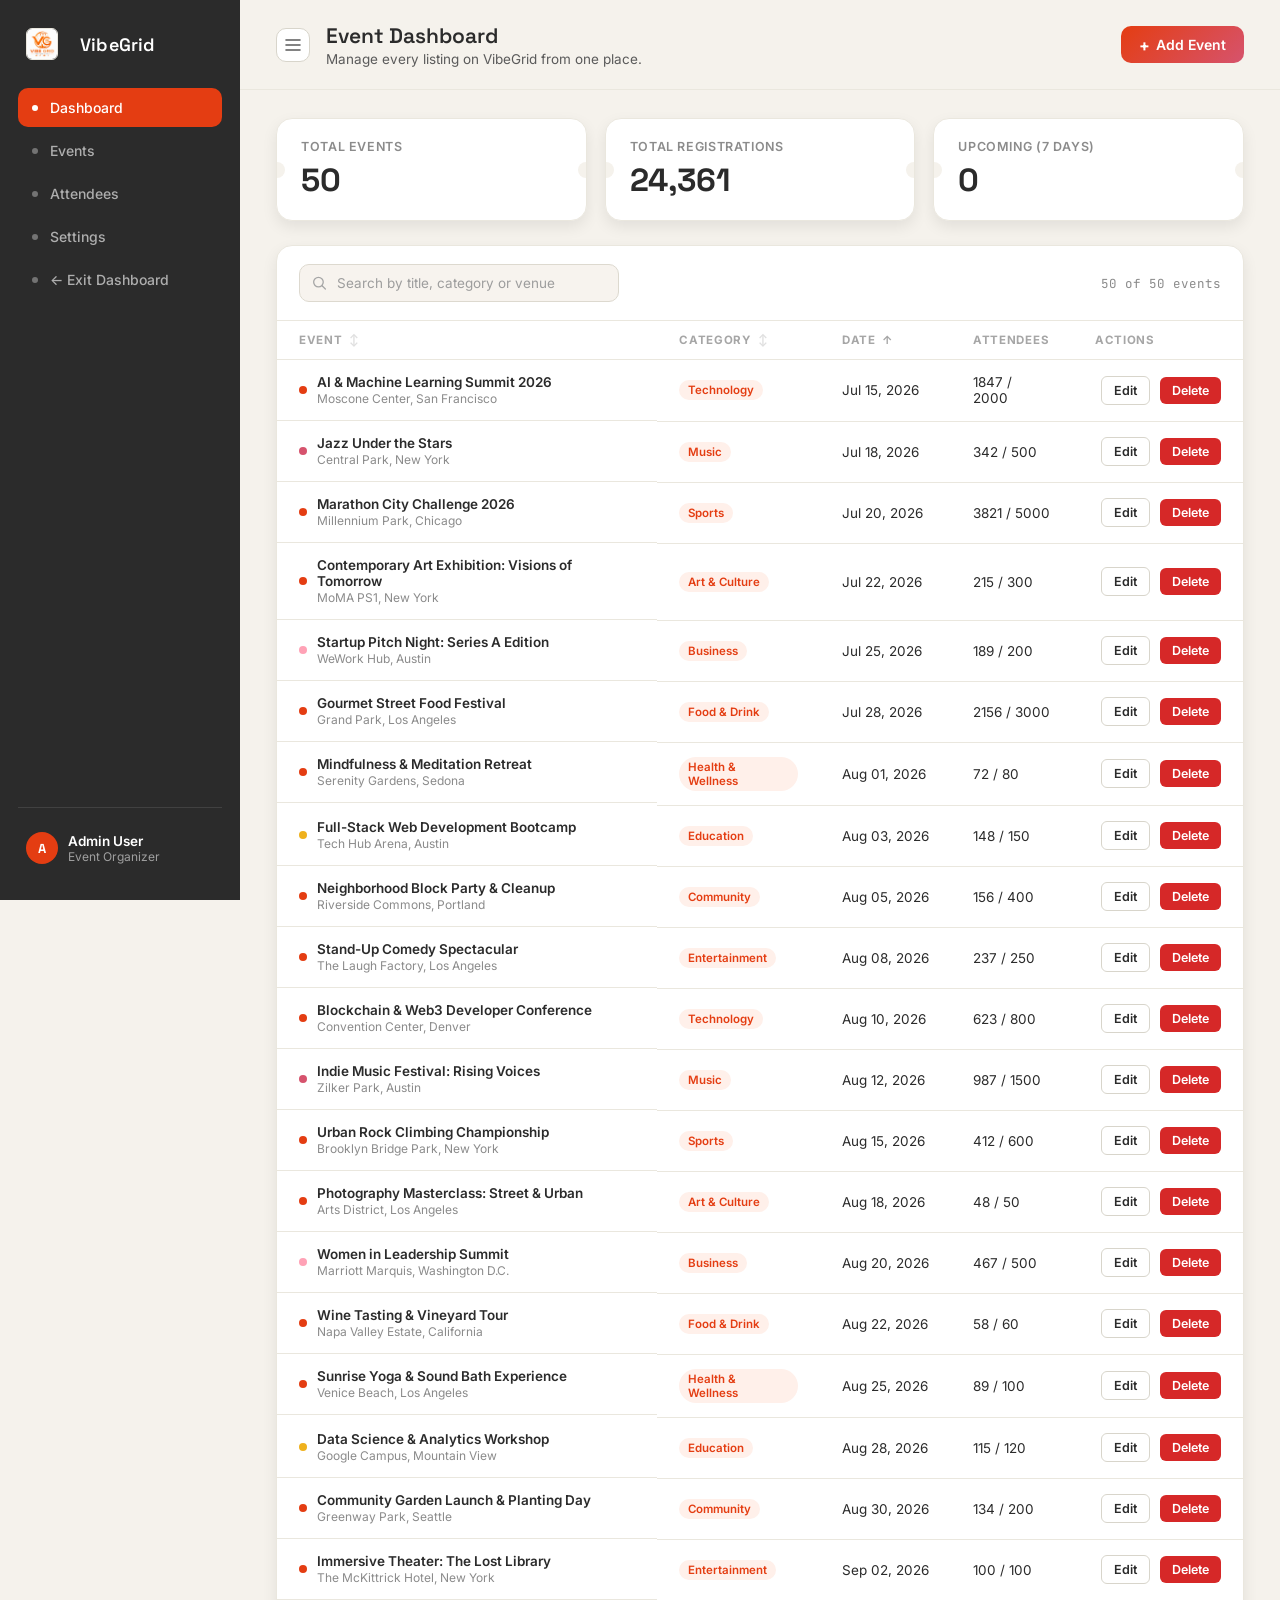
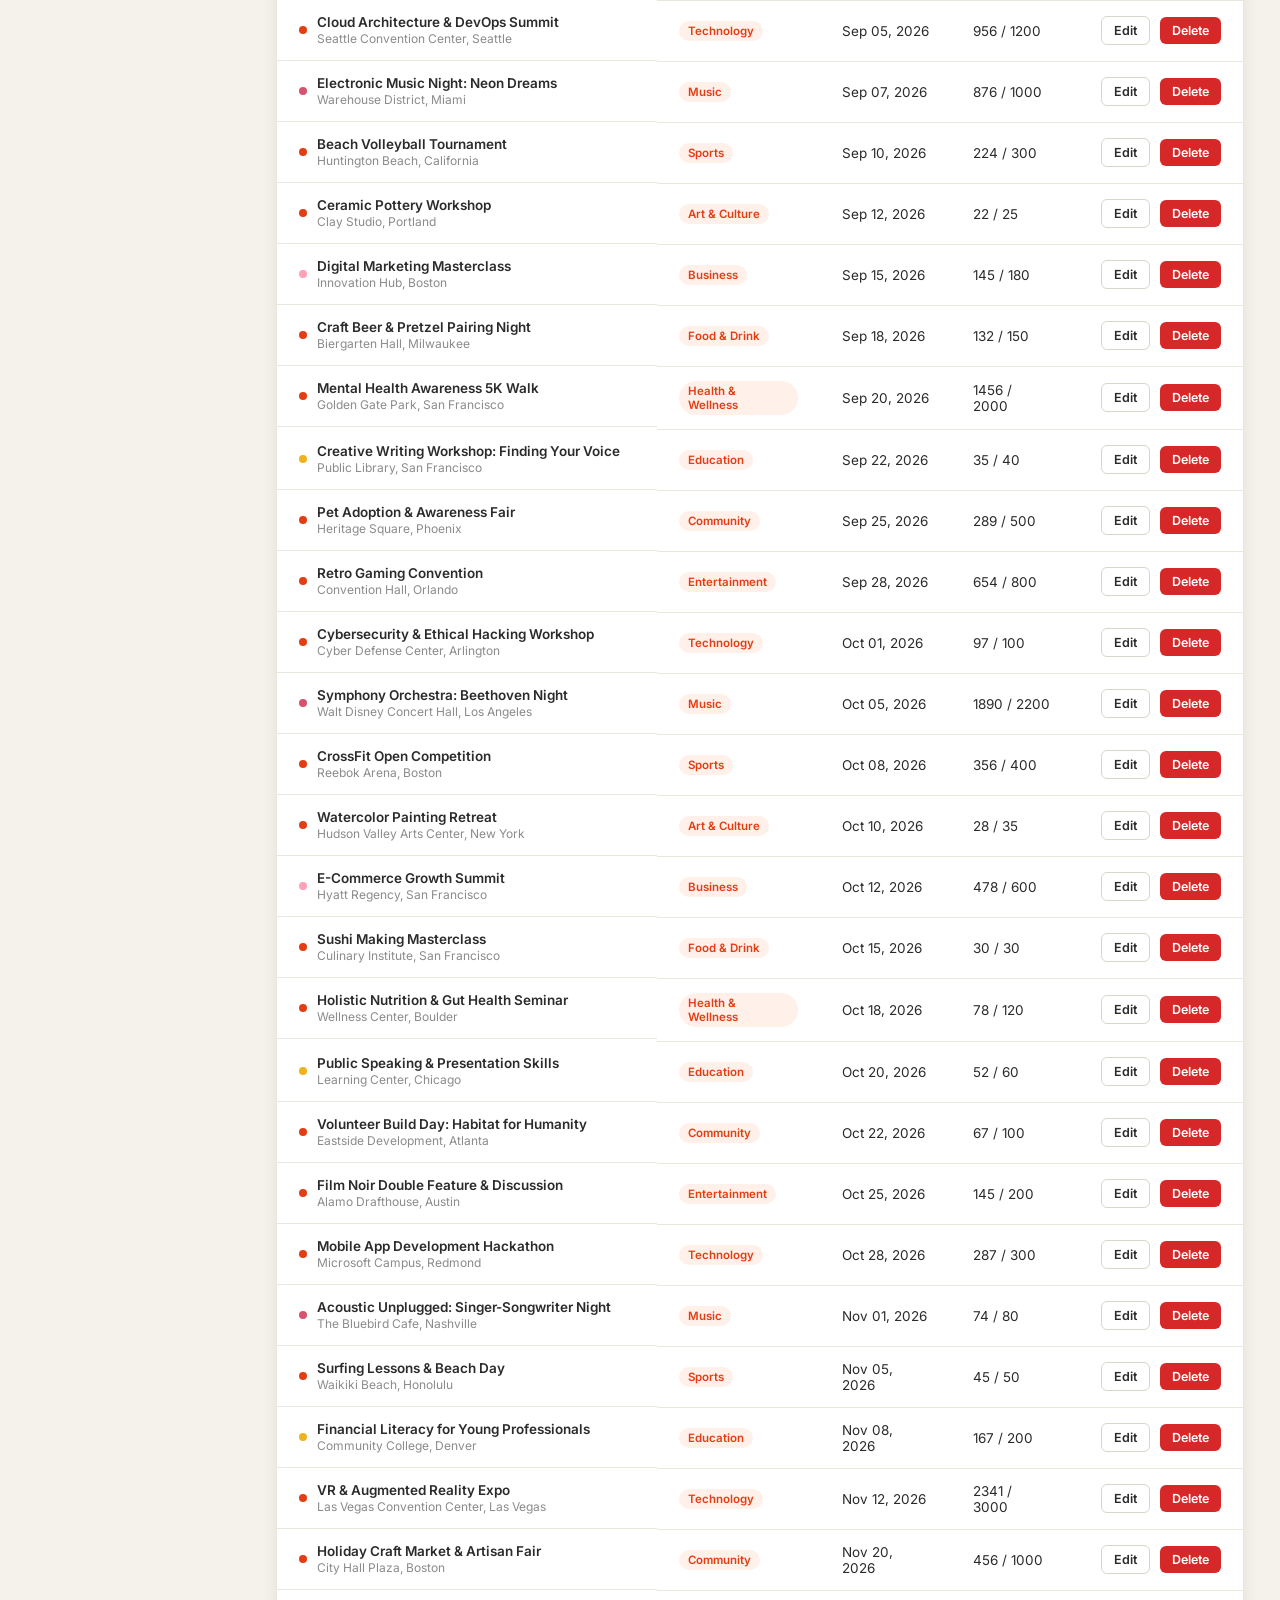
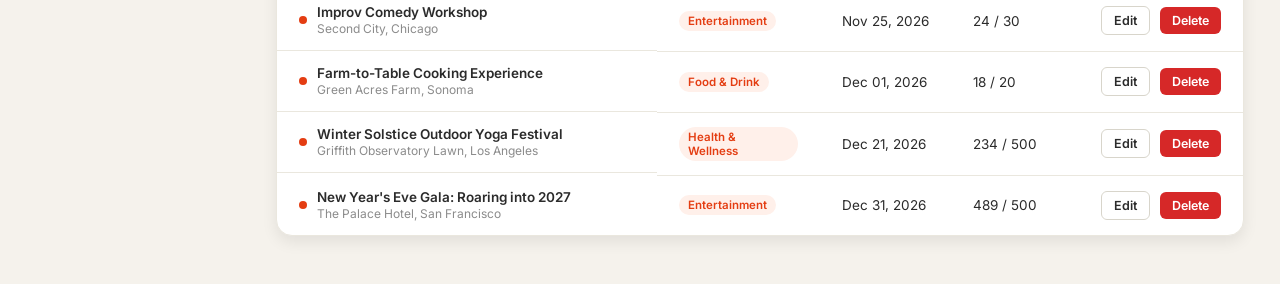
<file: admin.html>
<!DOCTYPE html>
<html lang="en">
<head>
<meta charset="UTF-8" />
<meta name="viewport" content="width=device-width, initial-scale=1.0" />
<title>Admin Dashboard · VibeGrid</title>
<link rel="preconnect" href="https://fonts.googleapis.com" />
<link rel="preconnect" href="https://fonts.gstatic.com" crossorigin />
<link href="https://fonts.googleapis.com/css2?family=Space+Grotesk:wght@500;600;700&family=Inter:wght@400;500;600;700&family=JetBrains+Mono:wght@500&display=swap" rel="stylesheet" />
<link rel="stylesheet" href="admin/css/style.css" />
<link rel="stylesheet" href="admin/css/responsive.css" />
</head>
<body>

<div class="app-shell">

  <!-- ============ SIDEBAR (Anurag) ============ -->
  <aside class="sidebar" id="sidebar">
    <a href="index.html" class="sidebar-brand" style="text-decoration: none; color: inherit;">
      <div class="brand-logo-container" style="width: 32px; height: 32px; border-radius: var(--radius-xs); overflow: hidden; display: flex; align-items: center; justify-content: center; background: none; border: 1px solid var(--border-light); flex-shrink: 0; margin-right: 12px;">
        <img src="./logo.jpg" alt="Logo" style="width: 100%; height: 100%; object-fit: cover;" />
      </div>
      <span class="brand-name">VibeGrid</span>
    </a>

    <nav class="sidebar-nav">
      <a href="#" class="nav-item is-active" id="navDashboard">
        <span class="nav-notch"></span>
        <span class="nav-label">Dashboard</span>
      </a>
      <a href="#" class="nav-item" id="navEvents">
        <span class="nav-notch"></span>
        <span class="nav-label">Events</span>
      </a>
      <a href="#" class="nav-item" id="navAttendees">
        <span class="nav-notch"></span>
        <span class="nav-label">Attendees</span>
      </a>
      <a href="#" class="nav-item" id="navSettings">
        <span class="nav-notch"></span>
        <span class="nav-label">Settings</span>
      </a>
      <a href="index.html" class="nav-item">
        <span class="nav-notch"></span>
        <span class="nav-label">← Exit Dashboard</span>
      </a>
    </nav>

    <div class="sidebar-footer">
      <div class="admin-chip">
        <span class="admin-avatar">A</span>
        <div>
          <div class="admin-name">Admin User</div>
          <div class="admin-role">Event Organizer</div>
        </div>
      </div>
    </div>
  </aside>

  <div class="main">

    <!-- ============ TOP BAR (Anurag) ============ -->
    <header class="topbar">
      <button class="icon-btn sidebar-toggle" id="sidebarToggle" aria-label="Toggle menu">
        <svg width="20" height="20" viewBox="0 0 20 20" fill="none"><path d="M3 5h14M3 10h14M3 15h14" stroke="currentColor" stroke-width="1.6" stroke-linecap="round"/></svg>
      </button>
      <div class="topbar-heading">
        <h1>Event Dashboard</h1>
        <p>Manage every listing on VibeGrid from one place.</p>
      </div>
      <button class="btn btn-primary" id="addEventBtn">
        <span class="btn-plus">+</span> <span class="btn-text">Add Event</span>
      </button>
    </header>

    <main class="content">

      <!-- ============ STAT CARDS (Anurag) — ticket-stub signature ============ -->
      <section class="stats-row" id="statsRow" aria-label="Overview">
        <div class="stat-card">
          <div class="stat-label">Total Events</div>
          <div class="stat-value" id="statTotalEvents">0</div>
          <div class="stat-notch stat-notch-left"></div>
          <div class="stat-notch stat-notch-right"></div>
        </div>
        <div class="stat-card">
          <div class="stat-label">Total Registrations</div>
          <div class="stat-value" id="statTotalAttendees">0</div>
          <div class="stat-notch stat-notch-left"></div>
          <div class="stat-notch stat-notch-right"></div>
        </div>
        <div class="stat-card">
          <div class="stat-label">Upcoming (7 days)</div>
          <div class="stat-value" id="statUpcoming">0</div>
          <div class="stat-notch stat-notch-left"></div>
          <div class="stat-notch stat-notch-right"></div>
        </div>
      </section>

      <!-- ============ EVENT TABLE (Karan) ============ -->
      <section class="table-card" id="eventsSection">
        <div class="table-toolbar">
          <div class="search-field">
            <svg width="16" height="16" viewBox="0 0 16 16" fill="none" aria-hidden="true"><circle cx="7" cy="7" r="5.2" stroke="currentColor" stroke-width="1.4"/><path d="M11 11L14.5 14.5" stroke="currentColor" stroke-width="1.4" stroke-linecap="round"/></svg>
            <input type="text" id="eventSearchInput" placeholder="Search by title, category or venue" aria-label="Search events" />
          </div>
          <span class="event-count" id="eventCountLabel">0 events</span>
        </div>

        <div class="table-scroll">
          <table class="event-table">
            <thead>
              <tr>
                <th class="is-sortable" data-sort-field="title">Event <span class="sort-arrow"></span></th>
                <th class="is-sortable" data-sort-field="category">Category <span class="sort-arrow"></span></th>
                <th class="is-sortable" data-sort-field="date">Date <span class="sort-arrow"></span></th>
                <th>Attendees</th>
                <th>Actions</th>
              </tr>
            </thead>
            <tbody id="eventTableBody"></tbody>
          </table>
          <div class="empty-state" id="eventTableEmptyState">
            No events yet.
            <button class="btn btn-ghost btn-sm" id="addEventFromEmptyState">+ Add your first event</button>
          </div>
        </div>
      </section>

      <!-- ============ ATTENDEES TABLE ============ -->
      <section class="table-card" id="attendeesSection" style="display: none;">
        <div class="table-toolbar">
          <div class="search-field">
            <svg width="16" height="16" viewBox="0 0 16 16" fill="none" aria-hidden="true"><circle cx="7" cy="7" r="5.2" stroke="currentColor" stroke-width="1.4"/><path d="M11 11L14.5 14.5" stroke="currentColor" stroke-width="1.4" stroke-linecap="round"/></svg>
            <input type="text" id="attendeeSearchInput" placeholder="Search by attendee name, email or event title" aria-label="Search attendees" />
          </div>
          <span class="event-count" id="attendeeCountLabel">0 attendees</span>
        </div>

        <div class="table-scroll">
          <table class="event-table">
            <thead>
              <tr>
                <th>Attendee ID</th>
                <th>Name</th>
                <th>Email</th>
                <th>Phone</th>
                <th>Event</th>
                <th>Tickets</th>
                <th>Date</th>
                <th>Actions</th>
              </tr>
            </thead>
            <tbody id="attendeeTableBody"></tbody>
          </table>
          <div class="empty-state" id="attendeeTableEmptyState" style="display: none;">
            No attendees found.
          </div>
        </div>
      </section>

      <!-- ============ SETTINGS PANEL ============ -->
      <section class="settings-card" id="settingsSection" style="display: none; background: var(--surface); border: 1px solid var(--border-light); border-radius: var(--radius-md); padding: 30px; box-shadow: var(--shadow-sm);">
        <form id="adminSettingsForm" style="display: flex; flex-direction: column; gap: 24px; max-width: 600px;">
          
          <div class="settings-group" style="display: flex; flex-direction: column; gap: 15px;">
            <h3 style="font-size: 18px; border-bottom: 2px solid var(--border-light); padding-bottom: 8px; margin-bottom: 5px;">General Preferences</h3>
            
            <div class="form-group" style="display: flex; flex-direction: column; gap: 6px;">
              <label for="settings-platformName" style="font-weight: 600; font-size: 14px;">Platform Brand Name</label>
              <input type="text" id="settings-platformName" placeholder="e.g. VibeGrid" style="padding: 12px; border: 1px solid var(--input-border); border-radius: var(--radius-xs); font-size: 14px; background: var(--input-bg); color: var(--text-primary);" />
            </div>

            <div class="form-group" style="display: flex; flex-direction: column; gap: 6px;">
              <label for="settings-adminEmail" style="font-weight: 600; font-size: 14px;">Contact Support Email</label>
              <input type="email" id="settings-adminEmail" placeholder="support@vibegrid.com" style="padding: 12px; border: 1px solid var(--input-border); border-radius: var(--radius-xs); font-size: 14px; background: var(--input-bg); color: var(--text-primary);" />
            </div>
          </div>

          <div class="settings-group" style="display: flex; flex-direction: column; gap: 15px;">
            <h3 style="font-size: 18px; border-bottom: 2px solid var(--border-light); padding-bottom: 8px; margin-bottom: 5px;">Visuals & Accent Colors</h3>
            
            <div class="form-group" style="display: flex; flex-direction: column; gap: 6px;">
              <label style="font-weight: 600; font-size: 14px;">Accent Theme Color</label>
              <div class="color-chips" style="display: flex; gap: 12px; margin-top: 5px;">
                <button type="button" class="color-chip" data-color="#E43D12" style="width: 36px; height: 36px; border-radius: 50%; border: 2px solid transparent; background: #E43D12; cursor: pointer; position: relative; transition: transform 0.2s;"></button>
                <button type="button" class="color-chip" data-color="#3FA34D" style="width: 36px; height: 36px; border-radius: 50%; border: 2px solid transparent; background: #3FA34D; cursor: pointer; position: relative; transition: transform 0.2s;"></button>
                <button type="button" class="color-chip" data-color="#2563EB" style="width: 36px; height: 36px; border-radius: 50%; border: 2px solid transparent; background: #2563EB; cursor: pointer; position: relative; transition: transform 0.2s;"></button>
                <button type="button" class="color-chip" data-color="#7C3AED" style="width: 36px; height: 36px; border-radius: 50%; border: 2px solid transparent; background: #7C3AED; cursor: pointer; position: relative; transition: transform 0.2s;"></button>
                <button type="button" class="color-chip" data-color="#DB2777" style="width: 36px; height: 36px; border-radius: 50%; border: 2px solid transparent; background: #DB2777; cursor: pointer; position: relative; transition: transform 0.2s;"></button>
              </div>
            </div>

            <div class="form-group" style="display: flex; flex-direction: column; gap: 6px; margin-top: 10px;">
              <label for="settings-theme" style="font-weight: 600; font-size: 14px;">Theme Mode</label>
              <select id="settings-theme" style="padding: 12px; border: 1px solid var(--input-border); border-radius: var(--radius-xs); font-size: 14px; background: var(--input-bg); color: var(--text-primary);">
                <option value="light">Light Mode</option>
                <option value="dark">Dark Mode</option>
              </select>
            </div>
          </div>

          <div class="settings-group" style="display: flex; flex-direction: column; gap: 15px; margin-top: 10px;">
            <h3 style="font-size: 18px; border-bottom: 2px solid var(--border-light); padding-bottom: 8px; margin-bottom: 5px; color: var(--danger);">System Maintenance</h3>
            <p style="font-size: 13px; color: var(--text-secondary);">Perform administrative cleanup tasks. Note that resetting database is irreversible.</p>
            <div>
              <button type="button" id="btn-reset-db" class="btn btn-danger" style="margin-top: 5px;">Reset Platform Database</button>
            </div>
          </div>

          <div style="display: flex; gap: 15px; margin-top: 10px; border-top: 1px solid var(--border-light); padding-top: 20px;">
            <button type="submit" class="btn btn-primary">Save Settings</button>
          </div>
        </form>
      </section>

    </main>
  </div>
</div>

<!-- ============ ADD / EDIT EVENT PANEL (Ashish) ============ -->
<div class="form-overlay" id="eventFormOverlay" aria-hidden="true">
  <aside class="form-panel" id="eventFormPanel" role="dialog" aria-labelledby="eventFormHeading">
    <div class="form-panel-header">
      <div>
        <h2 id="eventFormHeading">Add a new event</h2>
        <p id="eventFormSubheading">Fill in the details below to list a new event.</p>
      </div>
      <button class="icon-btn" id="eventFormCloseBtn" aria-label="Close form">
        <svg width="18" height="18" viewBox="0 0 18 18" fill="none"><path d="M4 4l10 10M14 4L4 14" stroke="currentColor" stroke-width="1.6" stroke-linecap="round"/></svg>
      </button>
    </div>
    <div class="ticket-perforation" aria-hidden="true"></div>

    <form id="eventForm" class="event-form" novalidate>
      <div class="form-group">
        <label for="field-title">Event title</label>
        <input type="text" id="field-title" placeholder="e.g. Frontend Bootcamp" />
        <span class="field-error" id="error-title"></span>
      </div>

      <div class="form-row">
        <div class="form-group">
          <label for="field-category">Category</label>
          <select id="field-category">
            <option value="">Select a category</option>
            <option value="Technology">Technology</option>
            <option value="Music">Music</option>
            <option value="Business">Business</option>
            <option value="Health">Health</option>
            <option value="Education">Education</option>
            <option value="Other">Other</option>
          </select>
          <span class="field-error" id="error-category"></span>
        </div>
        <div class="form-group">
          <label for="field-maxAttendees">Max attendees</label>
          <input type="number" id="field-maxAttendees" min="0" placeholder="e.g. 150" />
          <span class="field-error" id="error-maxAttendees"></span>
        </div>
      </div>

      <div class="form-row">
        <div class="form-group">
          <label for="field-date">Date</label>
          <input type="date" id="field-date" />
          <span class="field-error" id="error-date"></span>
        </div>
        <div class="form-group">
          <label for="field-time">Time</label>
          <input type="time" id="field-time" />
          <span class="field-error" id="error-time"></span>
        </div>
      </div>

      <div class="form-group">
        <label for="field-venue">Venue</label>
        <input type="text" id="field-venue" placeholder="e.g. Community Hall" />
        <span class="field-error" id="error-venue"></span>
      </div>

      <div class="form-group">
        <label for="field-imageUrl">Banner image URL <span class="label-optional">(optional)</span></label>
        <input type="text" id="field-imageUrl" placeholder="https://..." />
        <span class="field-error" id="error-imageUrl"></span>
      </div>

      <div class="form-group">
        <label for="field-description">Description</label>
        <textarea id="field-description" rows="3" placeholder="What's this event about?"></textarea>
        <span class="field-error" id="error-description"></span>
      </div>

      <div class="form-panel-footer">
        <button type="button" class="btn btn-ghost" id="eventFormCancelBtn">Cancel</button>
        <button type="submit" class="btn btn-primary" id="eventFormSubmitBtn">Create event</button>
      </div>
    </form>
  </aside>
</div>

<!-- ============ DELETE CONFIRMATION MODAL (Manish) ============ -->
<div class="modal-overlay" id="deleteModalOverlay" aria-hidden="true">
  <div class="modal-box" role="dialog" aria-labelledby="deleteModalTitle">
    <div class="modal-icon">!</div>
    <h2 id="deleteModalTitle">Delete event?</h2>
    <p>Are you sure you want to delete <strong id="deleteModalEventTitle"></strong>? This can't be undone.</p>
    <div class="modal-actions">
      <button class="btn btn-ghost" id="deleteModalCancelBtn">Cancel</button>
      <button class="btn btn-danger" id="deleteModalConfirmBtn">Delete</button>
    </div>
  </div>
</div>

<!-- ============ TOAST CONTAINER (Shashank) ============ -->
<div class="toast-container" id="toastContainer"></div>

<!-- ============ SCRIPTS ============ -->
<!-- Only the entry-point module is loaded. admin.js imports every other
     module in the dependency graph (crud -> localStorageService,
     eventForm -> formValidation/crud/toast, eventTable -> eventForm/deleteModal/crud,
     deleteModal -> crud/toast). Serve this over http(s):// (e.g. `npx serve`
     or VS Code Live Server) — browsers block ES module imports over file://. -->
<script type="module" src="admin/js/admin.js"></script>
</body>
</html>
</file>
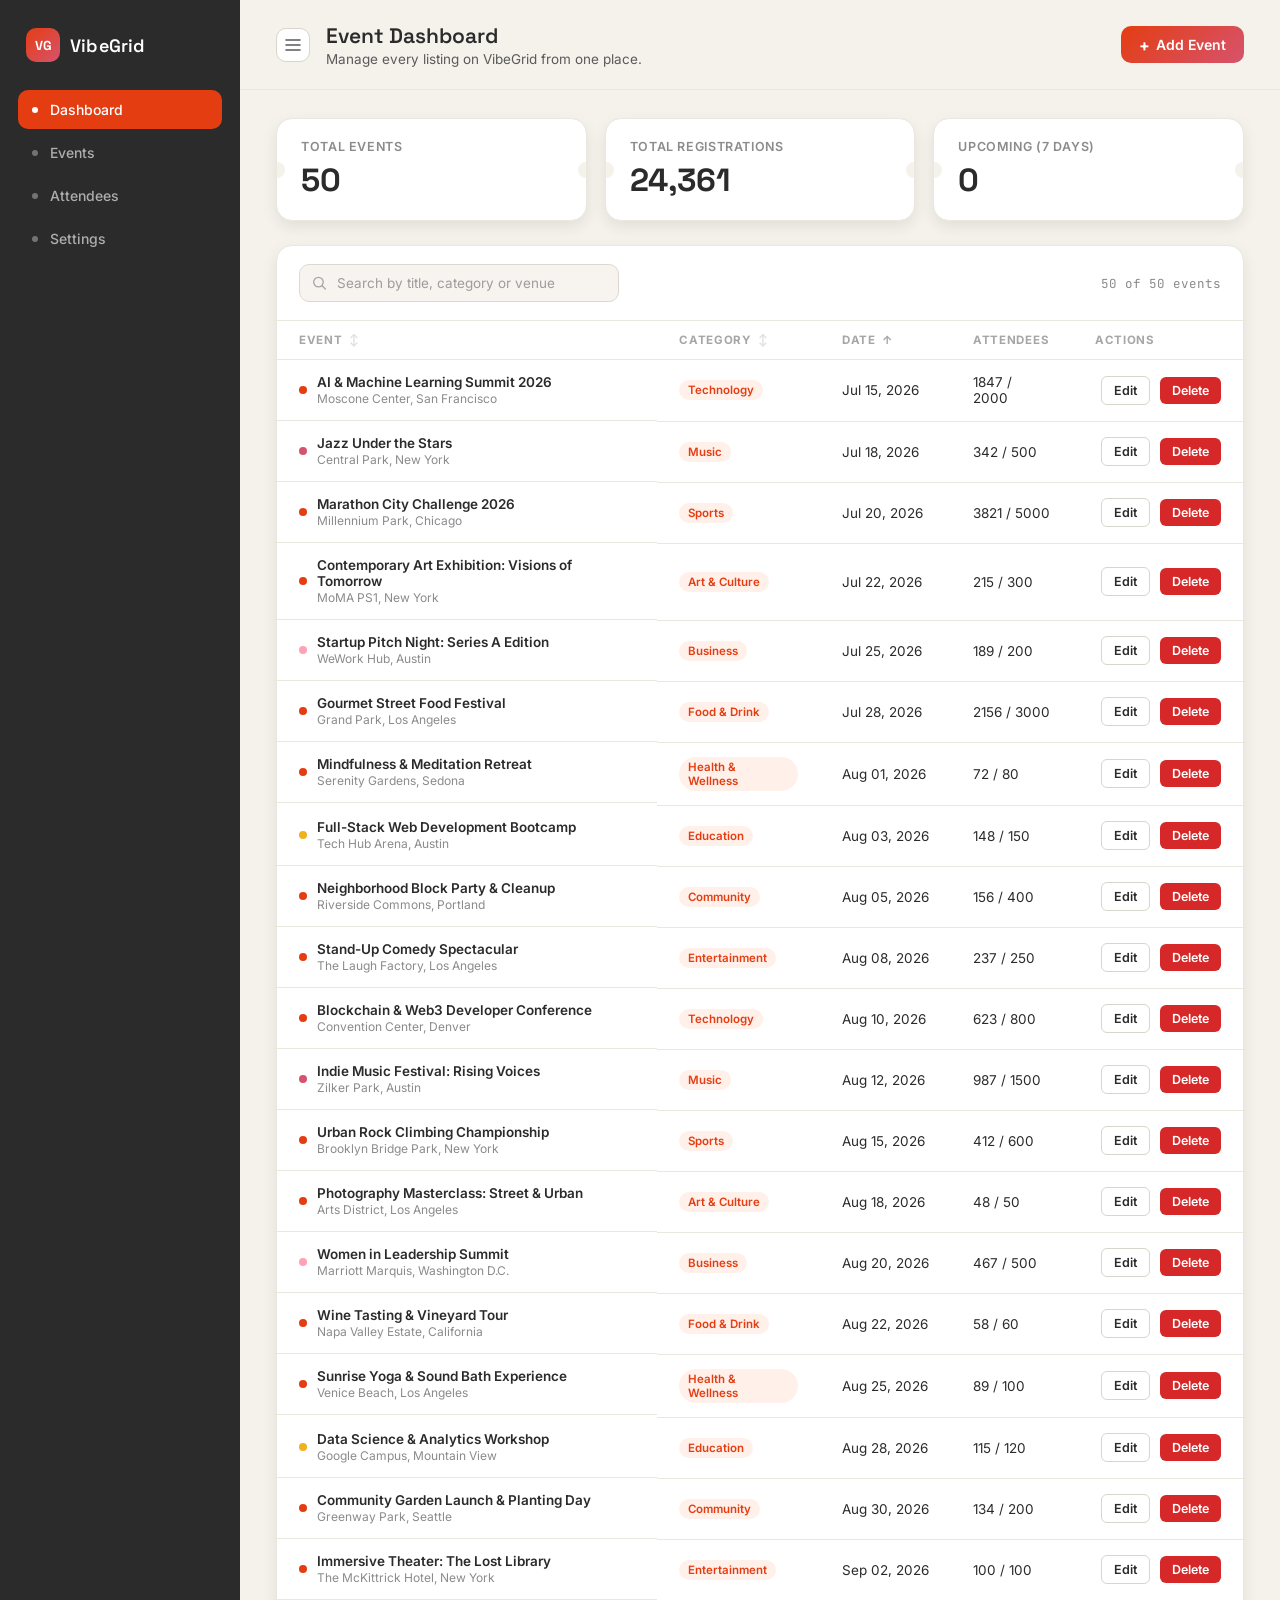
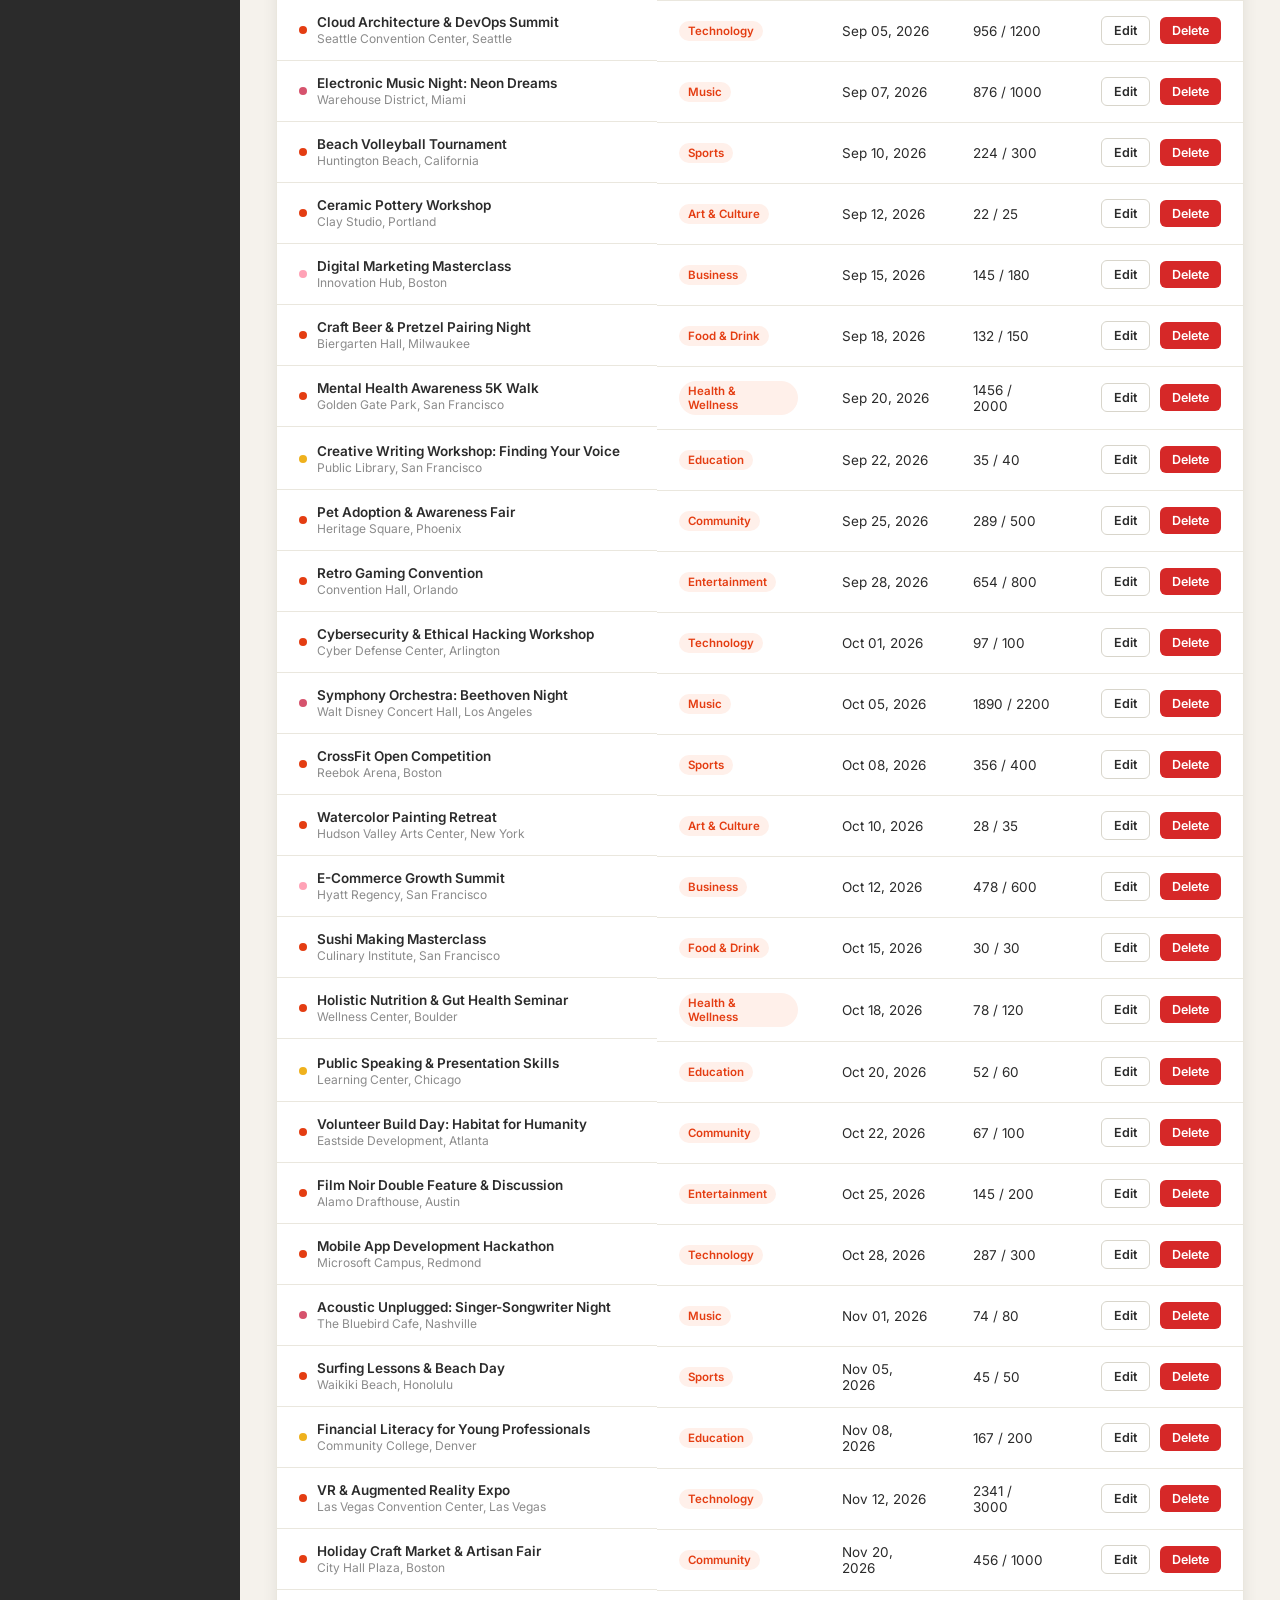
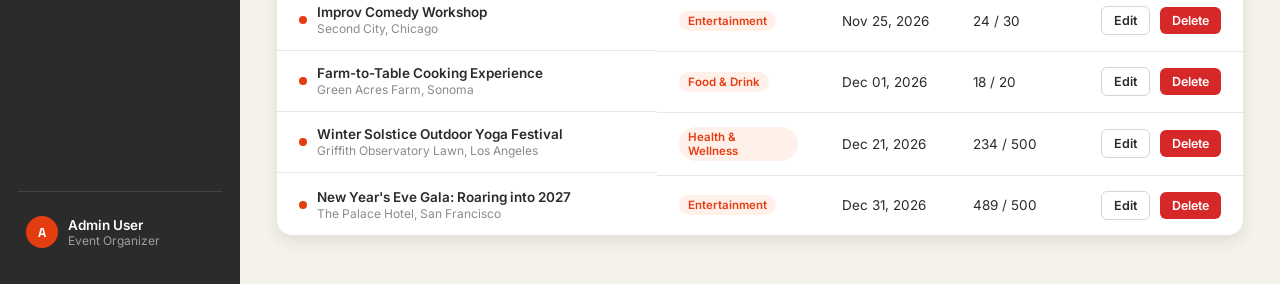
<file: Admin/admin.html>
<!DOCTYPE html>
<html lang="en">
<head>
<meta charset="UTF-8" />
<meta name="viewport" content="width=device-width, initial-scale=1.0" />
<title>Admin Dashboard · VibeGrid</title>
<link rel="preconnect" href="https://fonts.googleapis.com" />
<link rel="preconnect" href="https://fonts.gstatic.com" crossorigin />
<link href="https://fonts.googleapis.com/css2?family=Space+Grotesk:wght@500;600;700&family=Inter:wght@400;500;600;700&family=JetBrains+Mono:wght@500&display=swap" rel="stylesheet" />
<link rel="stylesheet" href="css/style.css" />
<link rel="stylesheet" href="css/responsive.css" />
</head>
<body>

<div class="app-shell">

  <!-- ============ SIDEBAR (Anurag) ============ -->
  <aside class="sidebar" id="sidebar">
    <div class="sidebar-brand">
      <span class="brand-mark">VG</span>
      <span class="brand-name">VibeGrid</span>
    </div>

    <nav class="sidebar-nav">
      <a href="#" class="nav-item is-active">
        <span class="nav-notch"></span>
        <span class="nav-label">Dashboard</span>
      </a>
      <a href="#" class="nav-item">
        <span class="nav-notch"></span>
        <span class="nav-label">Events</span>
      </a>
      <a href="#" class="nav-item">
        <span class="nav-notch"></span>
        <span class="nav-label">Attendees</span>
      </a>
      <a href="#" class="nav-item">
        <span class="nav-notch"></span>
        <span class="nav-label">Settings</span>
      </a>
    </nav>

    <div class="sidebar-footer">
      <div class="admin-chip">
        <span class="admin-avatar">A</span>
        <div>
          <div class="admin-name">Admin User</div>
          <div class="admin-role">Event Organizer</div>
        </div>
      </div>
    </div>
  </aside>

  <div class="main">

    <!-- ============ TOP BAR (Anurag) ============ -->
    <header class="topbar">
      <button class="icon-btn sidebar-toggle" id="sidebarToggle" aria-label="Toggle menu">
        <svg width="20" height="20" viewBox="0 0 20 20" fill="none"><path d="M3 5h14M3 10h14M3 15h14" stroke="currentColor" stroke-width="1.6" stroke-linecap="round"/></svg>
      </button>
      <div class="topbar-heading">
        <h1>Event Dashboard</h1>
        <p>Manage every listing on VibeGrid from one place.</p>
      </div>
      <button class="btn btn-primary" id="addEventBtn">
        <span class="btn-plus">+</span> Add Event
      </button>
    </header>

    <main class="content">

      <!-- ============ STAT CARDS (Anurag) — ticket-stub signature ============ -->
      <section class="stats-row" aria-label="Overview">
        <div class="stat-card">
          <div class="stat-label">Total Events</div>
          <div class="stat-value" id="statTotalEvents">0</div>
          <div class="stat-notch stat-notch-left"></div>
          <div class="stat-notch stat-notch-right"></div>
        </div>
        <div class="stat-card">
          <div class="stat-label">Total Registrations</div>
          <div class="stat-value" id="statTotalAttendees">0</div>
          <div class="stat-notch stat-notch-left"></div>
          <div class="stat-notch stat-notch-right"></div>
        </div>
        <div class="stat-card">
          <div class="stat-label">Upcoming (7 days)</div>
          <div class="stat-value" id="statUpcoming">0</div>
          <div class="stat-notch stat-notch-left"></div>
          <div class="stat-notch stat-notch-right"></div>
        </div>
      </section>

      <!-- ============ EVENT TABLE (Karan) ============ -->
      <section class="table-card">
        <div class="table-toolbar">
          <div class="search-field">
            <svg width="16" height="16" viewBox="0 0 16 16" fill="none" aria-hidden="true"><circle cx="7" cy="7" r="5.2" stroke="currentColor" stroke-width="1.4"/><path d="M11 11L14.5 14.5" stroke="currentColor" stroke-width="1.4" stroke-linecap="round"/></svg>
            <input type="text" id="eventSearchInput" placeholder="Search by title, category or venue" aria-label="Search events" />
          </div>
          <span class="event-count" id="eventCountLabel">0 events</span>
        </div>

        <div class="table-scroll">
          <table class="event-table">
            <thead>
              <tr>
                <th class="is-sortable" data-sort-field="title">Event <span class="sort-arrow"></span></th>
                <th class="is-sortable" data-sort-field="category">Category <span class="sort-arrow"></span></th>
                <th class="is-sortable" data-sort-field="date">Date <span class="sort-arrow"></span></th>
                <th>Attendees</th>
                <th>Actions</th>
              </tr>
            </thead>
            <tbody id="eventTableBody"></tbody>
          </table>
          <div class="empty-state" id="eventTableEmptyState">
            No events yet.
            <button class="btn btn-ghost btn-sm" id="addEventFromEmptyState">+ Add your first event</button>
          </div>
        </div>
      </section>

    </main>
  </div>
</div>

<!-- ============ ADD / EDIT EVENT PANEL (Ashish) ============ -->
<div class="form-overlay" id="eventFormOverlay" aria-hidden="true">
  <aside class="form-panel" id="eventFormPanel" role="dialog" aria-labelledby="eventFormHeading">
    <div class="form-panel-header">
      <div>
        <h2 id="eventFormHeading">Add a new event</h2>
        <p id="eventFormSubheading">Fill in the details below to list a new event.</p>
      </div>
      <button class="icon-btn" id="eventFormCloseBtn" aria-label="Close form">
        <svg width="18" height="18" viewBox="0 0 18 18" fill="none"><path d="M4 4l10 10M14 4L4 14" stroke="currentColor" stroke-width="1.6" stroke-linecap="round"/></svg>
      </button>
    </div>
    <div class="ticket-perforation" aria-hidden="true"></div>

    <form id="eventForm" class="event-form" novalidate>
      <div class="form-group">
        <label for="field-title">Event title</label>
        <input type="text" id="field-title" placeholder="e.g. Frontend Bootcamp" />
        <span class="field-error" id="error-title"></span>
      </div>

      <div class="form-row">
        <div class="form-group">
          <label for="field-category">Category</label>
          <select id="field-category">
            <option value="">Select a category</option>
            <option value="Technology">Technology</option>
            <option value="Music">Music</option>
            <option value="Business">Business</option>
            <option value="Health">Health</option>
            <option value="Education">Education</option>
            <option value="Other">Other</option>
          </select>
          <span class="field-error" id="error-category"></span>
        </div>
        <div class="form-group">
          <label for="field-maxAttendees">Max attendees</label>
          <input type="number" id="field-maxAttendees" min="0" placeholder="e.g. 150" />
          <span class="field-error" id="error-maxAttendees"></span>
        </div>
      </div>

      <div class="form-row">
        <div class="form-group">
          <label for="field-date">Date</label>
          <input type="date" id="field-date" />
          <span class="field-error" id="error-date"></span>
        </div>
        <div class="form-group">
          <label for="field-time">Time</label>
          <input type="time" id="field-time" />
          <span class="field-error" id="error-time"></span>
        </div>
      </div>

      <div class="form-group">
        <label for="field-venue">Venue</label>
        <input type="text" id="field-venue" placeholder="e.g. Community Hall" />
        <span class="field-error" id="error-venue"></span>
      </div>

      <div class="form-group">
        <label for="field-imageUrl">Banner image URL <span class="label-optional">(optional)</span></label>
        <input type="text" id="field-imageUrl" placeholder="https://..." />
        <span class="field-error" id="error-imageUrl"></span>
      </div>

      <div class="form-group">
        <label for="field-description">Description</label>
        <textarea id="field-description" rows="3" placeholder="What's this event about?"></textarea>
        <span class="field-error" id="error-description"></span>
      </div>

      <div class="form-panel-footer">
        <button type="button" class="btn btn-ghost" id="eventFormCancelBtn">Cancel</button>
        <button type="submit" class="btn btn-primary" id="eventFormSubmitBtn">Create event</button>
      </div>
    </form>
  </aside>
</div>

<!-- ============ DELETE CONFIRMATION MODAL (Manish) ============ -->
<div class="modal-overlay" id="deleteModalOverlay" aria-hidden="true">
  <div class="modal-box" role="dialog" aria-labelledby="deleteModalTitle">
    <div class="modal-icon">!</div>
    <h2 id="deleteModalTitle">Delete event?</h2>
    <p>Are you sure you want to delete <strong id="deleteModalEventTitle"></strong>? This can't be undone.</p>
    <div class="modal-actions">
      <button class="btn btn-ghost" id="deleteModalCancelBtn">Cancel</button>
      <button class="btn btn-danger" id="deleteModalConfirmBtn">Delete</button>
    </div>
  </div>
</div>

<!-- ============ TOAST CONTAINER (Shashank) ============ -->
<div class="toast-container" id="toastContainer"></div>

<!-- ============ SCRIPTS ============ -->
<!-- Only the entry-point module is loaded. admin.js imports every other
     module in the dependency graph (crud -> localStorageService,
     eventForm -> formValidation/crud/toast, eventTable -> eventForm/deleteModal/crud,
     deleteModal -> crud/toast). Serve this over http(s):// (e.g. `npx serve`
     or VS Code Live Server) — browsers block ES module imports over file://. -->
<script type="module" src="js/admin.js"></script>
</body>
</html>
</file>
<file: admin/css/style.css>
/* =========================================================
   style.css
   Owner: Shashank Mishra
   Global style foundation: layout + every component (buttons,
   cards, forms, tables, navbar, sidebar, modal, toast) — built
   entirely on the shared theme.css token system.
   Signature element: perforated "ticket stub" edges on stat
   cards and the event form panel — ties the UI back to the
   subject (an events & registration platform).
   ========================================================= */

@import url('theme.css');

:root {
  /* Type (not part of theme.css, defined here) */
  --font-display: 'Space Grotesk', 'Inter', sans-serif;
  --font-body: 'Inter', system-ui, sans-serif;
  --font-mono: 'JetBrains Mono', 'Courier New', monospace;

  /* Layout */
  --sidebar-width: 240px;
}

* { box-sizing: border-box; }

html, body {
  margin: 0;
  padding: 0;
  background: var(--background-secondary);
  color: var(--text-primary);
  font-family: var(--font-body);
  font-size: 15px;
  -webkit-font-smoothing: antialiased;
}

h1, h2, h3 {
  font-family: var(--font-display);
  color: var(--text-primary);
  margin: 0;
}

p { margin: 0; }

button {
  font-family: var(--font-body);
  cursor: pointer;
}

a { text-decoration: none; color: inherit; }

:focus-visible {
  outline: 2px solid var(--primary);
  outline-offset: 2px;
}

/* Custom scrollbars, using theme's scrollbar tokens */
.table-scroll::-webkit-scrollbar,
.form-panel::-webkit-scrollbar {
  width: 8px;
  height: 8px;
}
.table-scroll::-webkit-scrollbar-track,
.form-panel::-webkit-scrollbar-track {
  background: var(--scrollbar-bg);
}
.table-scroll::-webkit-scrollbar-thumb,
.form-panel::-webkit-scrollbar-thumb {
  background: var(--scrollbar-thumb);
  border-radius: var(--radius-round);
}
.table-scroll::-webkit-scrollbar-thumb:hover,
.form-panel::-webkit-scrollbar-thumb:hover {
  background: var(--scrollbar-thumb-hover);
}

/* ---------------- App shell ---------------- */

.app-shell {
  display: flex;
  min-height: 100vh;
}

/* ---------------- Sidebar ---------------- */

.sidebar {
  width: var(--sidebar-width);
  flex-shrink: 0;
  background: var(--text-primary);
  color: var(--text-white);
  display: flex;
  flex-direction: column;
  padding: 28px 18px;
  position: sticky;
  top: 0;
  height: 100vh;
}

.sidebar-brand {
  display: flex;
  align-items: center;
  gap: 10px;
  padding: 0 8px 28px;
}

.brand-mark {
  width: 34px;
  height: 34px;
  border-radius: var(--radius-sm);
  background: var(--gradient-primary);
  display: flex;
  align-items: center;
  justify-content: center;
  font-family: var(--font-display);
  font-weight: 700;
  font-size: 13px;
  color: var(--text-white);
}

.brand-name {
  font-family: var(--font-display);
  font-weight: 600;
  font-size: 18px;
  letter-spacing: 0.01em;
}

.sidebar-nav {
  display: flex;
  flex-direction: column;
  gap: 4px;
  flex: 1;
}

.nav-item {
  display: flex;
  align-items: center;
  gap: 12px;
  padding: 11px 14px;
  border-radius: var(--radius-sm);
  color: rgba(255, 255, 255, 0.62);
  font-size: 14px;
  font-weight: 500;
  position: relative;
  transition: background var(--transition-fast), color var(--transition-fast);
}

.nav-item:hover {
  background: rgba(255, 255, 255, 0.08);
  color: var(--text-white);
}

.nav-item.is-active {
  background: var(--primary);
  color: var(--text-white);
}

.nav-notch {
  width: 6px;
  height: 6px;
  border-radius: 50%;
  background: currentColor;
  opacity: 0.55;
  flex-shrink: 0;
}

.nav-item.is-active .nav-notch { opacity: 1; }

.sidebar-footer {
  border-top: 1px solid rgba(255, 255, 255, 0.1);
  padding-top: 16px;
}

.admin-chip {
  display: flex;
  align-items: center;
  gap: 10px;
  padding: 8px;
}

.admin-avatar {
  width: 32px;
  height: 32px;
  border-radius: 50%;
  background: var(--primary);
  color: var(--text-white);
  display: flex;
  align-items: center;
  justify-content: center;
  font-family: var(--font-display);
  font-weight: 700;
  font-size: 13px;
}

.admin-name {
  font-size: 13.5px;
  font-weight: 600;
  color: var(--text-white);
}

.admin-role {
  font-size: 12px;
  color: rgba(255, 255, 255, 0.55);
}

/* ---------------- Main / topbar ---------------- */

.main {
  flex: 1;
  min-width: 0;
  display: flex;
  flex-direction: column;
}

.topbar {
  display: flex;
  align-items: center;
  gap: 16px;
  padding: 22px 36px;
  border-bottom: 1px solid var(--border-light);
  background: var(--background-secondary);
}

.topbar-heading { flex: 1; }

.topbar-heading h1 {
  font-size: 21px;
  font-weight: 600;
}

.topbar-heading p {
  color: var(--text-secondary);
  font-size: 13.5px;
  margin-top: 2px;
}

.sidebar-toggle { display: none; }

.icon-btn {
  width: 34px;
  height: 34px;
  border-radius: var(--radius-sm);
  border: 1px solid var(--border);
  background: var(--surface);
  color: var(--text-secondary);
  display: flex;
  align-items: center;
  justify-content: center;
  transition: background var(--transition-fast), color var(--transition-fast);
}

.icon-btn:hover {
  background: var(--surface-secondary);
  color: var(--text-primary);
}

.content {
  padding: 28px 36px 48px;
  flex: 1;
}

/* ---------------- Buttons ---------------- */

.btn {
  display: inline-flex;
  align-items: center;
  gap: 6px;
  border: none;
  border-radius: var(--radius-sm);
  padding: 10px 18px;
  font-size: 14px;
  font-weight: 600;
  transition: background var(--transition-fast), transform 0.05s ease,
    border-color var(--transition-fast), box-shadow var(--transition-fast);
}

.btn:active { transform: translateY(1px); }

.btn-primary {
  background: var(--gradient-primary);
  color: var(--btn-primary-text);
}
.btn-primary:hover {
  background: var(--primary-hover);
  box-shadow: 0 0 0 4px var(--glow-primary);
}

.btn-plus { font-size: 16px; font-weight: 700; line-height: 1; }

.btn-ghost {
  background: transparent;
  color: var(--text-primary);
  border: 1px solid var(--border);
}
.btn-ghost:hover { background: var(--surface-secondary); }

.btn-danger {
  background: var(--danger);
  color: var(--text-white);
}
.btn-danger:hover { background: #B31F1F; }

.btn-sm {
  padding: 6px 12px;
  font-size: 12.5px;
  border-radius: var(--radius-xs);
}

/* ---------------- Stat cards (ticket-stub signature) ---------------- */

.stats-row {
  display: grid;
  grid-template-columns: repeat(3, 1fr);
  gap: 18px;
  margin-bottom: 24px;
}

.stat-card {
  position: relative;
  background: var(--surface);
  border: 1px solid var(--border-light);
  border-radius: var(--radius-md);
  padding: 20px 24px;
  box-shadow: var(--shadow-sm);
  overflow: hidden;
}

.stat-label {
  font-size: 12.5px;
  font-weight: 600;
  color: var(--text-muted);
  text-transform: uppercase;
  letter-spacing: 0.05em;
}

.stat-value {
  font-family: var(--font-display);
  font-size: 32px;
  font-weight: 700;
  color: var(--text-primary);
  margin-top: 6px;
}

.stat-notch {
  position: absolute;
  width: 16px;
  height: 16px;
  border-radius: 50%;
  background: var(--background-secondary);
  top: 50%;
  transform: translateY(-50%);
}
.stat-notch-left { left: -8px; }
.stat-notch-right { right: -8px; }

/* ---------------- Table card ---------------- */

.table-card {
  background: var(--surface);
  border: 1px solid var(--border-light);
  border-radius: var(--radius-md);
  box-shadow: var(--shadow-sm);
  overflow: hidden;
}

.table-toolbar {
  display: flex;
  align-items: center;
  justify-content: space-between;
  gap: 16px;
  padding: 18px 22px;
  border-bottom: 1px solid var(--border-light);
}

.search-field {
  display: flex;
  align-items: center;
  gap: 8px;
  background: var(--search-bg);
  border: 1px solid var(--input-border);
  border-radius: var(--radius-sm);
  padding: 9px 12px;
  width: 320px;
  max-width: 100%;
  color: var(--text-light);
  transition: border-color var(--transition-fast);
}

.search-field:focus-within {
  border-color: var(--input-focus);
}

.search-field input {
  border: none;
  background: transparent;
  outline: none;
  font-size: 13.5px;
  color: var(--text-primary);
  width: 100%;
  font-family: var(--font-body);
}

.search-field input::placeholder {
  color: var(--input-placeholder);
}

.event-count {
  font-size: 12.5px;
  color: var(--text-muted);
  font-family: var(--font-mono);
  white-space: nowrap;
}

.table-scroll { overflow-x: auto; }

.event-table {
  width: 100%;
  border-collapse: collapse;
  min-width: 640px;
}

.event-table thead th {
  text-align: left;
  font-size: 11.5px;
  font-weight: 700;
  text-transform: uppercase;
  letter-spacing: 0.06em;
  color: var(--text-light);
  padding: 12px 22px;
  border-bottom: 1px solid var(--border-light);
  white-space: nowrap;
}

.event-table th.is-sortable {
  cursor: pointer;
  user-select: none;
}

.sort-arrow {
  display: inline-block;
  width: 8px;
  margin-left: 3px;
  opacity: 0.35;
}
.sort-arrow::after { content: '\2195'; }
.is-sorted-asc .sort-arrow::after { content: '\2191'; opacity: 1; }
.is-sorted-desc .sort-arrow::after { content: '\2193'; opacity: 1; }
.is-sorted-asc .sort-arrow, .is-sorted-desc .sort-arrow { opacity: 1; }

.event-table tbody td {
  padding: 14px 22px;
  border-bottom: 1px solid var(--border-light);
  font-size: 13.5px;
  vertical-align: middle;
}

.event-table tbody tr:last-child td { border-bottom: none; }
.event-table tbody tr:hover { background: var(--event-card-hover); }

.cell-title {
  display: flex;
  align-items: center;
  gap: 10px;
}

.event-dot {
  width: 8px;
  height: 8px;
  border-radius: 50%;
  background: var(--category-tech);
  flex-shrink: 0;
}
.event-dot[data-category="Technology"] { background: var(--category-tech); }
.event-dot[data-category="Music"] { background: var(--category-music); }
.event-dot[data-category="Business"] { background: var(--category-conference); }
.event-dot[data-category="Health"] { background: var(--success); }
.event-dot[data-category="Education"] { background: var(--category-workshop); }
.event-dot[data-category="Other"] { background: var(--category-cultural); }

.cell-title-main { font-weight: 600; color: var(--text-primary); }
.cell-title-sub { font-size: 12px; color: var(--text-muted); margin-top: 1px; }

.tag {
  display: inline-block;
  background: var(--info-bg);
  color: var(--info);
  font-size: 11.5px;
  font-weight: 600;
  padding: 3px 9px;
  border-radius: var(--radius-round);
}

.cell-actions { text-align: right; white-space: nowrap; }
.cell-actions .btn { margin-left: 6px; }

.empty-state {
  display: none;
  flex-direction: column;
  align-items: center;
  gap: 12px;
  padding: 56px 20px;
  color: var(--text-muted);
  font-size: 14px;
  text-align: center;
}
.empty-state.is-visible { display: flex; }

/* ---------------- Event form panel ---------------- */

.form-overlay {
  position: fixed;
  inset: 0;
  background: var(--modal-overlay);
  opacity: 0;
  pointer-events: none;
  transition: opacity var(--transition-normal);
  z-index: 40;
}
.form-overlay.is-open { opacity: 1; pointer-events: auto; }

.form-panel {
  position: fixed;
  top: 0;
  right: 0;
  height: 100%;
  width: 460px;
  max-width: 92vw;
  background: var(--modal-bg);
  box-shadow: var(--shadow-xl);
  transform: translateX(100%);
  transition: transform var(--transition-normal);
  display: flex;
  flex-direction: column;
  overflow-y: auto;
}
.form-panel.is-open { transform: translateX(0); }

.form-panel-header {
  display: flex;
  align-items: flex-start;
  justify-content: space-between;
  gap: 12px;
  padding: 26px 26px 20px;
}

.form-panel-header h2 {
  font-size: 19px;
  font-weight: 600;
}

.form-panel-header p {
  color: var(--text-secondary);
  font-size: 13px;
  margin-top: 4px;
}

.ticket-perforation {
  height: 0;
  border-top: 2px dashed var(--border);
  margin: 0 26px 20px;
  position: relative;
}
.ticket-perforation::before,
.ticket-perforation::after {
  content: '';
  position: absolute;
  top: -9px;
  width: 18px;
  height: 18px;
  border-radius: 50%;
  background: var(--background-secondary);
}
.ticket-perforation::before { left: -26px; }
.ticket-perforation::after { right: -26px; }

.event-form {
  padding: 0 26px 26px;
  display: flex;
  flex-direction: column;
  gap: 16px;
  flex: 1;
}

.form-row {
  display: grid;
  grid-template-columns: 1fr 1fr;
  gap: 14px;
}

.form-group {
  display: flex;
  flex-direction: column;
  gap: 6px;
}

.form-group label {
  font-size: 12.5px;
  font-weight: 600;
  color: var(--text-primary);
}

.label-optional {
  font-weight: 400;
  color: var(--text-light);
}

.form-group input,
.form-group select,
.form-group textarea {
  font-family: var(--font-body);
  font-size: 13.5px;
  color: var(--text-primary);
  border: 1px solid var(--input-border);
  border-radius: var(--radius-sm);
  padding: 10px 12px;
  background: var(--input-bg);
  outline: none;
  transition: border-color var(--transition-fast), background var(--transition-fast);
  width: 100%;
}

.form-group input::placeholder,
.form-group textarea::placeholder {
  color: var(--input-placeholder);
}

.form-group input:focus,
.form-group select:focus,
.form-group textarea:focus {
  border-color: var(--input-focus);
  background: var(--surface);
}

.form-group input.has-error,
.form-group select.has-error,
.form-group textarea.has-error {
  border-color: var(--danger);
  background: var(--danger-bg);
}

.field-error {
  font-size: 12px;
  color: var(--danger);
  min-height: 14px;
}

.form-panel-footer {
  display: flex;
  justify-content: flex-end;
  gap: 10px;
  margin-top: 8px;
  padding-top: 18px;
  border-top: 1px solid var(--border-light);
}

/* ---------------- Delete modal ---------------- */

.modal-overlay {
  position: fixed;
  inset: 0;
  background: var(--modal-overlay);
  display: flex;
  align-items: center;
  justify-content: center;
  opacity: 0;
  pointer-events: none;
  transition: opacity var(--transition-normal);
  z-index: 50;
}
.modal-overlay.is-open { opacity: 1; pointer-events: auto; }

.modal-box {
  background: var(--modal-bg);
  border-radius: var(--radius-lg);
  box-shadow: var(--shadow-xl);
  padding: 30px 32px;
  width: 380px;
  max-width: 90vw;
  text-align: center;
  transform: scale(0.96);
  transition: transform var(--transition-normal);
}
.modal-overlay.is-open .modal-box { transform: scale(1); }

.modal-icon {
  width: 42px;
  height: 42px;
  border-radius: 50%;
  background: var(--danger-bg);
  color: var(--danger);
  font-family: var(--font-display);
  font-weight: 700;
  font-size: 19px;
  display: flex;
  align-items: center;
  justify-content: center;
  margin: 0 auto 14px;
}

.modal-box h2 {
  font-size: 17px;
  margin-bottom: 8px;
}

.modal-box p {
  font-size: 13.5px;
  color: var(--text-secondary);
  line-height: 1.5;
}

.modal-actions {
  display: flex;
  gap: 10px;
  justify-content: center;
  margin-top: 22px;
}

/* ---------------- Toast ---------------- */

.toast-container {
  position: fixed;
  bottom: 24px;
  right: 24px;
  display: flex;
  flex-direction: column;
  gap: 10px;
  z-index: 60;
}

.toast {
  display: flex;
  align-items: center;
  gap: 10px;
  background: var(--text-primary);
  color: var(--text-white);
  padding: 12px 16px;
  border-radius: var(--radius-sm);
  font-size: 13.5px;
  font-weight: 500;
  box-shadow: var(--shadow-lg);
  transform: translateY(8px);
  opacity: 0;
  transition: transform var(--transition-normal), opacity var(--transition-normal);
}
.toast.is-visible { transform: translateY(0); opacity: 1; }

.toast-icon {
  width: 18px;
  height: 18px;
  border-radius: 50%;
  display: flex;
  align-items: center;
  justify-content: center;
  font-size: 11px;
  flex-shrink: 0;
}

.toast-success .toast-icon { background: var(--success); color: var(--text-white); }
.toast-error .toast-icon { background: var(--danger); color: var(--text-white); }

/* ---------------- Color Chips & Settings Form ---------------- */
.color-chip:hover {
  transform: scale(1.1);
}
.color-chip.is-active {
  border-color: var(--text-primary) !important;
  box-shadow: 0 0 0 2px var(--surface), 0 0 8px var(--primary);
}
body.dark-mode .color-chip.is-active {
  border-color: var(--text-white) !important;
  box-shadow: 0 0 0 2px var(--surface), 0 0 8px var(--primary);
}

/* ---------------- Dark Mode Styles ---------------- */
body.dark-mode {
  --background: #121212;
  --background-secondary: #1a1a1a;
  --background-tertiary: #222222;
  
  --surface: #1e1e1e;
  --surface-hover: #262626;
  --surface-secondary: #222222;
  
  --text-primary: #f3f4f6;
  --text-secondary: #9ca3af;
  --text-muted: #6b7280;
  --text-light: #4b5563;
  --text-white: #ffffff;
  
  --border: #333333;
  --border-light: #262626;
  --border-dark: #404040;
  
  --card-bg: #1e1e1e;
  --card-hover: #262626;
  
  --input-bg: #121212;
  --input-border: #333333;
  
  --event-card-bg: #1e1e1e;
  --event-card-border: #262626;
  --event-card-hover: #222222;
  
  --modal-bg: #1e1e1e;
}

body.dark-mode .sidebar {
  background: #111111;
  border-right: 1px solid #222222;
}

body.dark-mode input, 
body.dark-mode select, 
body.dark-mode textarea {
  background-color: #121212;
  color: #f3f4f6;
  border-color: #333333;
}

body.dark-mode table.event-table th {
  background: #1e1e1e;
  color: #f3f4f6;
  border-bottom: 1px solid #333333;
}

body.dark-mode table.event-table td {
  border-bottom: 1px solid #262626;
}

body.dark-mode table.event-table tr:hover td {
  background: #222222;
}

body.dark-mode .topbar {
  background: rgba(30, 30, 30, 0.85);
  border-bottom: 1px solid #262626;
}

body.dark-mode .btn-ghost {
  color: #f3f4f6;
}
body.dark-mode .btn-ghost:hover {
  background: #262626;
}

body.dark-mode .form-panel {
  background: #1e1e1e;
  color: #f3f4f6;
}

body.dark-mode .ticket-perforation::before,
body.dark-mode .ticket-perforation::after {
  background: #1a1a1a;
}
</file>
<file: admin/css/responsive.css>
/* =========================================================
   responsive.css
   Owner: Shashank Mishra
   Functional first pass for tablet and mobile. Scoped as
   "works and is usable" — full responsive polish belongs to
   the Refinement Team's later pass.
   ========================================================= */

/* ---------------- Tablet (<= 1024px) ---------------- */
@media (max-width: 1024px) {
  .sidebar {
    position: fixed;
    left: 0;
    top: 0;
    height: 100%;
    transform: translateX(-100%);
    transition: transform 0.2s ease;
    z-index: 30;
  }
  .sidebar.is-open { transform: translateX(0); }

  .sidebar-toggle { display: flex; }

  .stats-row {
    grid-template-columns: repeat(3, 1fr);
    gap: 12px;
  }

  .stat-value { font-size: 26px; }

  .content { padding: 22px 20px 40px; }
  .topbar { padding: 18px 20px; }
}

/* ---------------- Small tablet / large phone (<= 768px) ---------------- */
@media (max-width: 768px) {
  .stats-row {
    grid-template-columns: 1fr 1fr;
  }

  .table-toolbar {
    flex-direction: column;
    align-items: stretch;
  }

  .search-field { width: 100%; }

  .event-count { align-self: flex-end; }

  .form-panel { width: 100%; max-width: 100%; }

  .form-row { grid-template-columns: 1fr; }
}

/* ---------------- Mobile (<= 520px) ---------------- */
@media (max-width: 520px) {
  .topbar-heading h1 { font-size: 18px; }
  .topbar-heading p { display: none; }

  .btn-primary .btn-text { display: none; }

  .stats-row { grid-template-columns: 1fr; }

  .stat-card { padding: 16px 18px; }

  .event-table { min-width: 520px; }

  .modal-box { padding: 24px 20px; width: 92vw; }

  .toast-container {
    left: 16px;
    right: 16px;
    bottom: 16px;
  }
  .toast { width: 100%; }
}
</file>
<file: Admin/css/style.css>
/* =========================================================
   style.css
   Owner: Shashank Mishra
   Global style foundation: layout + every component (buttons,
   cards, forms, tables, navbar, sidebar, modal, toast) — built
   entirely on the shared theme.css token system.
   Signature element: perforated "ticket stub" edges on stat
   cards and the event form panel — ties the UI back to the
   subject (an events & registration platform).
   ========================================================= */

@import url('theme.css');

:root {
  /* Type (not part of theme.css, defined here) */
  --font-display: 'Space Grotesk', 'Inter', sans-serif;
  --font-body: 'Inter', system-ui, sans-serif;
  --font-mono: 'JetBrains Mono', 'Courier New', monospace;

  /* Layout */
  --sidebar-width: 240px;
}

* { box-sizing: border-box; }

html, body {
  margin: 0;
  padding: 0;
  background: var(--background-secondary);
  color: var(--text-primary);
  font-family: var(--font-body);
  font-size: 15px;
  -webkit-font-smoothing: antialiased;
}

h1, h2, h3 {
  font-family: var(--font-display);
  color: var(--text-primary);
  margin: 0;
}

p { margin: 0; }

button {
  font-family: var(--font-body);
  cursor: pointer;
}

a { text-decoration: none; color: inherit; }

:focus-visible {
  outline: 2px solid var(--primary);
  outline-offset: 2px;
}

/* Custom scrollbars, using theme's scrollbar tokens */
.table-scroll::-webkit-scrollbar,
.form-panel::-webkit-scrollbar {
  width: 8px;
  height: 8px;
}
.table-scroll::-webkit-scrollbar-track,
.form-panel::-webkit-scrollbar-track {
  background: var(--scrollbar-bg);
}
.table-scroll::-webkit-scrollbar-thumb,
.form-panel::-webkit-scrollbar-thumb {
  background: var(--scrollbar-thumb);
  border-radius: var(--radius-round);
}
.table-scroll::-webkit-scrollbar-thumb:hover,
.form-panel::-webkit-scrollbar-thumb:hover {
  background: var(--scrollbar-thumb-hover);
}

/* ---------------- App shell ---------------- */

.app-shell {
  display: flex;
  min-height: 100vh;
}

/* ---------------- Sidebar ---------------- */

.sidebar {
  width: var(--sidebar-width);
  flex-shrink: 0;
  background: var(--text-primary);
  color: var(--text-white);
  display: flex;
  flex-direction: column;
  padding: 28px 18px;
}

.sidebar-brand {
  display: flex;
  align-items: center;
  gap: 10px;
  padding: 0 8px 28px;
}

.brand-mark {
  width: 34px;
  height: 34px;
  border-radius: var(--radius-sm);
  background: var(--gradient-primary);
  display: flex;
  align-items: center;
  justify-content: center;
  font-family: var(--font-display);
  font-weight: 700;
  font-size: 13px;
  color: var(--text-white);
}

.brand-name {
  font-family: var(--font-display);
  font-weight: 600;
  font-size: 18px;
  letter-spacing: 0.01em;
}

.sidebar-nav {
  display: flex;
  flex-direction: column;
  gap: 4px;
  flex: 1;
}

.nav-item {
  display: flex;
  align-items: center;
  gap: 12px;
  padding: 11px 14px;
  border-radius: var(--radius-sm);
  color: rgba(255, 255, 255, 0.62);
  font-size: 14px;
  font-weight: 500;
  position: relative;
  transition: background var(--transition-fast), color var(--transition-fast);
}

.nav-item:hover {
  background: rgba(255, 255, 255, 0.08);
  color: var(--text-white);
}

.nav-item.is-active {
  background: var(--primary);
  color: var(--text-white);
}

.nav-notch {
  width: 6px;
  height: 6px;
  border-radius: 50%;
  background: currentColor;
  opacity: 0.55;
  flex-shrink: 0;
}

.nav-item.is-active .nav-notch { opacity: 1; }

.sidebar-footer {
  border-top: 1px solid rgba(255, 255, 255, 0.1);
  padding-top: 16px;
}

.admin-chip {
  display: flex;
  align-items: center;
  gap: 10px;
  padding: 8px;
}

.admin-avatar {
  width: 32px;
  height: 32px;
  border-radius: 50%;
  background: var(--primary);
  color: var(--text-white);
  display: flex;
  align-items: center;
  justify-content: center;
  font-family: var(--font-display);
  font-weight: 700;
  font-size: 13px;
}

.admin-name {
  font-size: 13.5px;
  font-weight: 600;
  color: var(--text-white);
}

.admin-role {
  font-size: 12px;
  color: rgba(255, 255, 255, 0.55);
}

/* ---------------- Main / topbar ---------------- */

.main {
  flex: 1;
  min-width: 0;
  display: flex;
  flex-direction: column;
}

.topbar {
  display: flex;
  align-items: center;
  gap: 16px;
  padding: 22px 36px;
  border-bottom: 1px solid var(--border-light);
  background: var(--background-secondary);
}

.topbar-heading { flex: 1; }

.topbar-heading h1 {
  font-size: 21px;
  font-weight: 600;
}

.topbar-heading p {
  color: var(--text-secondary);
  font-size: 13.5px;
  margin-top: 2px;
}

.sidebar-toggle { display: none; }

.icon-btn {
  width: 34px;
  height: 34px;
  border-radius: var(--radius-sm);
  border: 1px solid var(--border);
  background: var(--surface);
  color: var(--text-secondary);
  display: flex;
  align-items: center;
  justify-content: center;
  transition: background var(--transition-fast), color var(--transition-fast);
}

.icon-btn:hover {
  background: var(--surface-secondary);
  color: var(--text-primary);
}

.content {
  padding: 28px 36px 48px;
  flex: 1;
}

/* ---------------- Buttons ---------------- */

.btn {
  display: inline-flex;
  align-items: center;
  gap: 6px;
  border: none;
  border-radius: var(--radius-sm);
  padding: 10px 18px;
  font-size: 14px;
  font-weight: 600;
  transition: background var(--transition-fast), transform 0.05s ease,
    border-color var(--transition-fast), box-shadow var(--transition-fast);
}

.btn:active { transform: translateY(1px); }

.btn-primary {
  background: var(--gradient-primary);
  color: var(--btn-primary-text);
}
.btn-primary:hover {
  background: var(--primary-hover);
  box-shadow: 0 0 0 4px var(--glow-primary);
}

.btn-plus { font-size: 16px; font-weight: 700; line-height: 1; }

.btn-ghost {
  background: transparent;
  color: var(--text-primary);
  border: 1px solid var(--border);
}
.btn-ghost:hover { background: var(--surface-secondary); }

.btn-danger {
  background: var(--danger);
  color: var(--text-white);
}
.btn-danger:hover { background: #B31F1F; }

.btn-sm {
  padding: 6px 12px;
  font-size: 12.5px;
  border-radius: var(--radius-xs);
}

/* ---------------- Stat cards (ticket-stub signature) ---------------- */

.stats-row {
  display: grid;
  grid-template-columns: repeat(3, 1fr);
  gap: 18px;
  margin-bottom: 24px;
}

.stat-card {
  position: relative;
  background: var(--surface);
  border: 1px solid var(--border-light);
  border-radius: var(--radius-md);
  padding: 20px 24px;
  box-shadow: var(--shadow-sm);
  overflow: hidden;
}

.stat-label {
  font-size: 12.5px;
  font-weight: 600;
  color: var(--text-muted);
  text-transform: uppercase;
  letter-spacing: 0.05em;
}

.stat-value {
  font-family: var(--font-display);
  font-size: 32px;
  font-weight: 700;
  color: var(--text-primary);
  margin-top: 6px;
}

.stat-notch {
  position: absolute;
  width: 16px;
  height: 16px;
  border-radius: 50%;
  background: var(--background-secondary);
  top: 50%;
  transform: translateY(-50%);
}
.stat-notch-left { left: -8px; }
.stat-notch-right { right: -8px; }

/* ---------------- Table card ---------------- */

.table-card {
  background: var(--surface);
  border: 1px solid var(--border-light);
  border-radius: var(--radius-md);
  box-shadow: var(--shadow-sm);
  overflow: hidden;
}

.table-toolbar {
  display: flex;
  align-items: center;
  justify-content: space-between;
  gap: 16px;
  padding: 18px 22px;
  border-bottom: 1px solid var(--border-light);
}

.search-field {
  display: flex;
  align-items: center;
  gap: 8px;
  background: var(--search-bg);
  border: 1px solid var(--input-border);
  border-radius: var(--radius-sm);
  padding: 9px 12px;
  width: 320px;
  max-width: 100%;
  color: var(--text-light);
  transition: border-color var(--transition-fast);
}

.search-field:focus-within {
  border-color: var(--input-focus);
}

.search-field input {
  border: none;
  background: transparent;
  outline: none;
  font-size: 13.5px;
  color: var(--text-primary);
  width: 100%;
  font-family: var(--font-body);
}

.search-field input::placeholder {
  color: var(--input-placeholder);
}

.event-count {
  font-size: 12.5px;
  color: var(--text-muted);
  font-family: var(--font-mono);
  white-space: nowrap;
}

.table-scroll { overflow-x: auto; }

.event-table {
  width: 100%;
  border-collapse: collapse;
  min-width: 640px;
}

.event-table thead th {
  text-align: left;
  font-size: 11.5px;
  font-weight: 700;
  text-transform: uppercase;
  letter-spacing: 0.06em;
  color: var(--text-light);
  padding: 12px 22px;
  border-bottom: 1px solid var(--border-light);
  white-space: nowrap;
}

.event-table th.is-sortable {
  cursor: pointer;
  user-select: none;
}

.sort-arrow {
  display: inline-block;
  width: 8px;
  margin-left: 3px;
  opacity: 0.35;
}
.sort-arrow::after { content: '\2195'; }
.is-sorted-asc .sort-arrow::after { content: '\2191'; opacity: 1; }
.is-sorted-desc .sort-arrow::after { content: '\2193'; opacity: 1; }
.is-sorted-asc .sort-arrow, .is-sorted-desc .sort-arrow { opacity: 1; }

.event-table tbody td {
  padding: 14px 22px;
  border-bottom: 1px solid var(--border-light);
  font-size: 13.5px;
  vertical-align: middle;
}

.event-table tbody tr:last-child td { border-bottom: none; }
.event-table tbody tr:hover { background: var(--event-card-hover); }

.cell-title {
  display: flex;
  align-items: center;
  gap: 10px;
}

.event-dot {
  width: 8px;
  height: 8px;
  border-radius: 50%;
  background: var(--category-tech);
  flex-shrink: 0;
}
.event-dot[data-category="Technology"] { background: var(--category-tech); }
.event-dot[data-category="Music"] { background: var(--category-music); }
.event-dot[data-category="Business"] { background: var(--category-conference); }
.event-dot[data-category="Health"] { background: var(--success); }
.event-dot[data-category="Education"] { background: var(--category-workshop); }
.event-dot[data-category="Other"] { background: var(--category-cultural); }

.cell-title-main { font-weight: 600; color: var(--text-primary); }
.cell-title-sub { font-size: 12px; color: var(--text-muted); margin-top: 1px; }

.tag {
  display: inline-block;
  background: var(--info-bg);
  color: var(--info);
  font-size: 11.5px;
  font-weight: 600;
  padding: 3px 9px;
  border-radius: var(--radius-round);
}

.cell-actions { text-align: right; white-space: nowrap; }
.cell-actions .btn { margin-left: 6px; }

.empty-state {
  display: none;
  flex-direction: column;
  align-items: center;
  gap: 12px;
  padding: 56px 20px;
  color: var(--text-muted);
  font-size: 14px;
  text-align: center;
}
.empty-state.is-visible { display: flex; }

/* ---------------- Event form panel ---------------- */

.form-overlay {
  position: fixed;
  inset: 0;
  background: var(--modal-overlay);
  opacity: 0;
  pointer-events: none;
  transition: opacity var(--transition-normal);
  z-index: 40;
}
.form-overlay.is-open { opacity: 1; pointer-events: auto; }

.form-panel {
  position: fixed;
  top: 0;
  right: 0;
  height: 100%;
  width: 460px;
  max-width: 92vw;
  background: var(--modal-bg);
  box-shadow: var(--shadow-xl);
  transform: translateX(100%);
  transition: transform var(--transition-normal);
  display: flex;
  flex-direction: column;
  overflow-y: auto;
}
.form-panel.is-open { transform: translateX(0); }

.form-panel-header {
  display: flex;
  align-items: flex-start;
  justify-content: space-between;
  gap: 12px;
  padding: 26px 26px 20px;
}

.form-panel-header h2 {
  font-size: 19px;
  font-weight: 600;
}

.form-panel-header p {
  color: var(--text-secondary);
  font-size: 13px;
  margin-top: 4px;
}

.ticket-perforation {
  height: 0;
  border-top: 2px dashed var(--border);
  margin: 0 26px 20px;
  position: relative;
}
.ticket-perforation::before,
.ticket-perforation::after {
  content: '';
  position: absolute;
  top: -9px;
  width: 18px;
  height: 18px;
  border-radius: 50%;
  background: var(--background-secondary);
}
.ticket-perforation::before { left: -26px; }
.ticket-perforation::after { right: -26px; }

.event-form {
  padding: 0 26px 26px;
  display: flex;
  flex-direction: column;
  gap: 16px;
  flex: 1;
}

.form-row {
  display: grid;
  grid-template-columns: 1fr 1fr;
  gap: 14px;
}

.form-group {
  display: flex;
  flex-direction: column;
  gap: 6px;
}

.form-group label {
  font-size: 12.5px;
  font-weight: 600;
  color: var(--text-primary);
}

.label-optional {
  font-weight: 400;
  color: var(--text-light);
}

.form-group input,
.form-group select,
.form-group textarea {
  font-family: var(--font-body);
  font-size: 13.5px;
  color: var(--text-primary);
  border: 1px solid var(--input-border);
  border-radius: var(--radius-sm);
  padding: 10px 12px;
  background: var(--input-bg);
  outline: none;
  transition: border-color var(--transition-fast), background var(--transition-fast);
  width: 100%;
}

.form-group input::placeholder,
.form-group textarea::placeholder {
  color: var(--input-placeholder);
}

.form-group input:focus,
.form-group select:focus,
.form-group textarea:focus {
  border-color: var(--input-focus);
  background: var(--surface);
}

.form-group input.has-error,
.form-group select.has-error,
.form-group textarea.has-error {
  border-color: var(--danger);
  background: var(--danger-bg);
}

.field-error {
  font-size: 12px;
  color: var(--danger);
  min-height: 14px;
}

.form-panel-footer {
  display: flex;
  justify-content: flex-end;
  gap: 10px;
  margin-top: 8px;
  padding-top: 18px;
  border-top: 1px solid var(--border-light);
}

/* ---------------- Delete modal ---------------- */

.modal-overlay {
  position: fixed;
  inset: 0;
  background: var(--modal-overlay);
  display: flex;
  align-items: center;
  justify-content: center;
  opacity: 0;
  pointer-events: none;
  transition: opacity var(--transition-normal);
  z-index: 50;
}
.modal-overlay.is-open { opacity: 1; pointer-events: auto; }

.modal-box {
  background: var(--modal-bg);
  border-radius: var(--radius-lg);
  box-shadow: var(--shadow-xl);
  padding: 30px 32px;
  width: 380px;
  max-width: 90vw;
  text-align: center;
  transform: scale(0.96);
  transition: transform var(--transition-normal);
}
.modal-overlay.is-open .modal-box { transform: scale(1); }

.modal-icon {
  width: 42px;
  height: 42px;
  border-radius: 50%;
  background: var(--danger-bg);
  color: var(--danger);
  font-family: var(--font-display);
  font-weight: 700;
  font-size: 19px;
  display: flex;
  align-items: center;
  justify-content: center;
  margin: 0 auto 14px;
}

.modal-box h2 {
  font-size: 17px;
  margin-bottom: 8px;
}

.modal-box p {
  font-size: 13.5px;
  color: var(--text-secondary);
  line-height: 1.5;
}

.modal-actions {
  display: flex;
  gap: 10px;
  justify-content: center;
  margin-top: 22px;
}

/* ---------------- Toast ---------------- */

.toast-container {
  position: fixed;
  bottom: 24px;
  right: 24px;
  display: flex;
  flex-direction: column;
  gap: 10px;
  z-index: 60;
}

.toast {
  display: flex;
  align-items: center;
  gap: 10px;
  background: var(--text-primary);
  color: var(--text-white);
  padding: 12px 16px;
  border-radius: var(--radius-sm);
  font-size: 13.5px;
  font-weight: 500;
  box-shadow: var(--shadow-lg);
  transform: translateY(8px);
  opacity: 0;
  transition: transform var(--transition-normal), opacity var(--transition-normal);
}
.toast.is-visible { transform: translateY(0); opacity: 1; }

.toast-icon {
  width: 18px;
  height: 18px;
  border-radius: 50%;
  display: flex;
  align-items: center;
  justify-content: center;
  font-size: 11px;
  flex-shrink: 0;
}

.toast-success .toast-icon { background: var(--success); color: var(--text-white); }
.toast-error .toast-icon { background: var(--danger); color: var(--text-white); }
</file>
<file: Admin/css/responsive.css>
/* =========================================================
   responsive.css
   Owner: Shashank Mishra
   Functional first pass for tablet and mobile. Scoped as
   "works and is usable" — full responsive polish belongs to
   the Refinement Team's later pass.
   ========================================================= */

/* ---------------- Tablet (<= 1024px) ---------------- */
@media (max-width: 1024px) {
  .sidebar {
    position: fixed;
    left: 0;
    top: 0;
    height: 100%;
    transform: translateX(-100%);
    transition: transform 0.2s ease;
    z-index: 30;
  }
  .sidebar.is-open { transform: translateX(0); }

  .sidebar-toggle { display: flex; }

  .stats-row {
    grid-template-columns: repeat(3, 1fr);
    gap: 12px;
  }

  .stat-value { font-size: 26px; }

  .content { padding: 22px 20px 40px; }
  .topbar { padding: 18px 20px; }
}

/* ---------------- Small tablet / large phone (<= 768px) ---------------- */
@media (max-width: 768px) {
  .stats-row {
    grid-template-columns: 1fr 1fr;
  }

  .table-toolbar {
    flex-direction: column;
    align-items: stretch;
  }

  .search-field { width: 100%; }

  .event-count { align-self: flex-end; }

  .form-panel { width: 100%; max-width: 100%; }

  .form-row { grid-template-columns: 1fr; }
}

/* ---------------- Mobile (<= 520px) ---------------- */
@media (max-width: 520px) {
  .topbar-heading h1 { font-size: 18px; }
  .topbar-heading p { display: none; }

  .btn-primary span.btn-plus + text { display: none; }

  .stats-row { grid-template-columns: 1fr; }

  .stat-card { padding: 16px 18px; }

  .event-table { min-width: 520px; }

  .modal-box { padding: 24px 20px; width: 92vw; }

  .toast-container {
    left: 16px;
    right: 16px;
    bottom: 16px;
  }
  .toast { width: 100%; }
}
</file>
